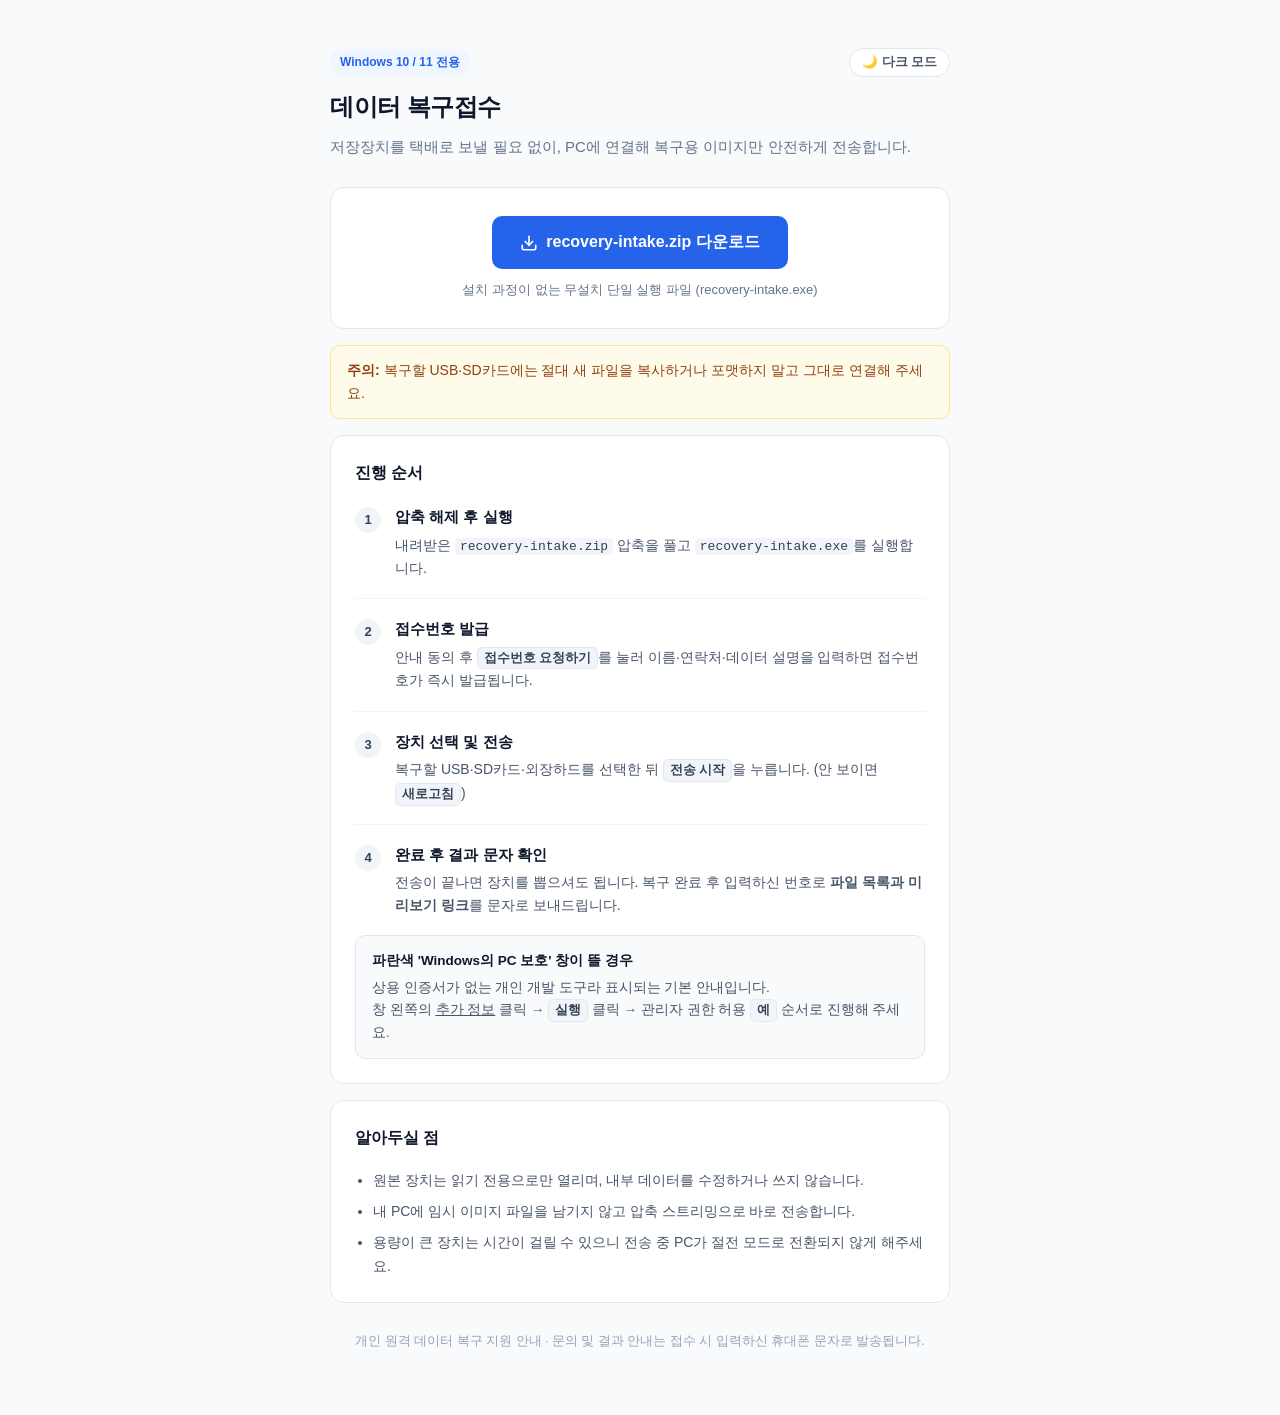
<file: index.html>
<!DOCTYPE html>
<html lang="ko">
<head>
  <meta charset="UTF-8">
  <meta name="viewport" content="width=device-width, initial-scale=1.0">
  <title>데이터 복구 접수</title>
  <link rel="stylesheet" href="style.css?v=2">
  <script src="app.js?v=2" defer></script>
</head>
<body>
  <div class="container">
    <header class="header">
      <div class="header-top">
        <span class="badge">Windows 10 / 11 전용</span>
        <button id="theme-toggle" class="theme-btn" type="button" aria-label="테마 변경">🌙 다크 모드</button>
      </div>
      <h1>데이터 복구접수</h1>
      <p class="subtitle">저장장치를 택배로 보낼 필요 없이, PC에 연결해 복구용 이미지만 안전하게 전송합니다.</p>
    </header>

    <section class="card dl-card">
      <a id="download-link" class="dl-btn" href="#">
        <svg width="18" height="18" viewBox="0 0 24 24" fill="none" stroke="currentColor" stroke-width="2.2" stroke-linecap="round" stroke-linejoin="round">
          <path d="M21 15v4a2 2 0 0 1-2 2H5a2 2 0 0 1-2-2v-4"/>
          <polyline points="7 10 12 15 17 10"/>
          <line x1="12" y1="15" x2="12" y2="3"/>
        </svg>
        recovery-intake.zip 다운로드
      </a>
      <div class="dl-meta">설치 과정이 없는 무설치 단일 실행 파일 (recovery-intake.exe)</div>
    </section>

    <div class="notice">
      <strong>주의:</strong> 복구할 USB·SD카드에는 절대 새 파일을 복사하거나 포맷하지 말고 그대로 연결해 주세요.
    </div>

    <section class="card">
      <h2>진행 순서</h2>
      <ol class="step-list">
        <li class="step-item">
          <span class="step-num">1</span>
          <div class="step-body">
            <div class="step-title">압축 해제 후 실행</div>
            <p class="step-desc">내려받은 <code>recovery-intake.zip</code> 압축을 풀고 <code>recovery-intake.exe</code>를 실행합니다.</p>
          </div>
        </li>
        <li class="step-item">
          <span class="step-num">2</span>
          <div class="step-body">
            <div class="step-title">접수번호 발급</div>
            <p class="step-desc">안내 동의 후 <span class="key">접수번호 요청하기</span>를 눌러 이름·연락처·데이터 설명을 입력하면 접수번호가 즉시 발급됩니다.</p>
          </div>
        </li>
        <li class="step-item">
          <span class="step-num">3</span>
          <div class="step-body">
            <div class="step-title">장치 선택 및 전송</div>
            <p class="step-desc">복구할 USB·SD카드·외장하드를 선택한 뒤 <span class="key">전송 시작</span>을 누릅니다. (안 보이면 <span class="key">새로고침</span>)</p>
          </div>
        </li>
        <li class="step-item">
          <span class="step-num">4</span>
          <div class="step-body">
            <div class="step-title">완료 후 결과 문자 확인</div>
            <p class="step-desc">전송이 끝나면 장치를 뽑으셔도 됩니다. 복구 완료 후 입력하신 번호로 <strong>파일 목록과 미리보기 링크</strong>를 문자로 보내드립니다.</p>
          </div>
        </li>
      </ol>

      <div class="help-box">
        <strong>파란색 'Windows의 PC 보호' 창이 뜰 경우</strong>
        상용 인증서가 없는 개인 개발 도구라 표시되는 기본 안내입니다.<br>
        창 왼쪽의 <u>추가 정보</u> 클릭 → <span class="key">실행</span> 클릭 → 관리자 권한 허용 <span class="key">예</span> 순서로 진행해 주세요.
      </div>
    </section>

    <section class="card">
      <h2>알아두실 점</h2>
      <ul class="info-list">
        <li>원본 장치는 읽기 전용으로만 열리며, 내부 데이터를 수정하거나 쓰지 않습니다.</li>
        <li>내 PC에 임시 이미지 파일을 남기지 않고 압축 스트리밍으로 바로 전송합니다.</li>
        <li>용량이 큰 장치는 시간이 걸릴 수 있으니 전송 중 PC가 절전 모드로 전환되지 않게 해주세요.</li>
      </ul>
    </section>

    <footer class="footer">
      개인 원격 데이터 복구 지원 안내 · 문의 및 결과 안내는 접수 시 입력하신 휴대폰 문자로 발송됩니다.
    </footer>
  </div>
</body>
</html>
</file>
<file: style.css>
:root {
  --bg: #f8fafc;
  --card-bg: #ffffff;
  --border: #e2e8f0;
  --divider: #f1f5f9;
  --text-primary: #0f172a;
  --text-body: #1e293b;
  --text-secondary: #475569;
  --text-muted: #64748b;
  --text-footer: #94a3b8;
  --accent: #2563eb;
  --accent-hover: #1d4ed8;
  --badge-bg: #eff6ff;
  --badge-text: #2563eb;
  --chip-bg: #f1f5f9;
  --chip-text: #334155;
  --help-bg: #f8fafc;
  --notice-bg: #fffbeb;
  --notice-border: #fde68a;
  --notice-text: #92400e;
}

[data-theme="dark"] {
  --bg: #0f172a;
  --card-bg: #1e293b;
  --border: #334155;
  --divider: #293548;
  --text-primary: #f8fafc;
  --text-body: #e2e8f0;
  --text-secondary: #cbd5e1;
  --text-muted: #94a3b8;
  --text-footer: #64748b;
  --accent: #3b82f6;
  --accent-hover: #2563eb;
  --badge-bg: rgba(59, 130, 246, 0.16);
  --badge-text: #60a5fa;
  --chip-bg: #334155;
  --chip-text: #e2e8f0;
  --help-bg: #162032;
  --notice-bg: rgba(245, 158, 11, 0.12);
  --notice-border: rgba(245, 158, 11, 0.35);
  --notice-text: #fcd34d;
}

* {
  box-sizing: border-box;
}
body {
  margin: 0;
  padding: 48px 16px 64px;
  background-color: var(--bg);
  color: var(--text-body);
  font-family: -apple-system, BlinkMacSystemFont, "Pretendard", "Malgun Gothic", "맑은 고딕", sans-serif;
  font-size: 15px;
  line-height: 1.65;
  -webkit-font-smoothing: antialiased;
  transition: background-color 0.2s ease, color 0.2s ease;
}
.container {
  max-width: 620px;
  margin: 0 auto;
}

/* 상단 타이틀 및 테마 버튼 */
.header {
  margin-bottom: 28px;
}
.header-top {
  display: flex;
  align-items: center;
  justify-content: space-between;
  gap: 12px;
  margin-bottom: 10px;
}
.badge {
  display: inline-block;
  font-size: 12px;
  font-weight: 600;
  color: var(--badge-text);
  background-color: var(--badge-bg);
  padding: 4px 10px;
  border-radius: 999px;
}
.theme-btn {
  appearance: none;
  background-color: var(--card-bg);
  color: var(--text-secondary);
  border: 1px solid var(--border);
  border-radius: 999px;
  padding: 5px 12px;
  font-family: inherit;
  font-size: 12.5px;
  font-weight: 600;
  cursor: pointer;
  transition: background-color 0.15s ease, border-color 0.15s ease, color 0.15s ease;
}
.theme-btn:hover {
  border-color: var(--accent);
  color: var(--text-primary);
}
h1 {
  margin: 0 0 8px;
  font-size: 24px;
  font-weight: 700;
  letter-spacing: -0.02em;
  color: var(--text-primary);
}
.subtitle {
  margin: 0;
  font-size: 15px;
  color: var(--text-muted);
}

/* 공통 카드 */
.card {
  background-color: var(--card-bg);
  border: 1px solid var(--border);
  border-radius: 14px;
  padding: 24px;
  margin-bottom: 16px;
  transition: background-color 0.2s ease, border-color 0.2s ease;
}

/* 다운로드 영역 */
.dl-card {
  text-align: center;
  padding: 28px 24px;
}
.dl-btn {
  display: inline-flex;
  align-items: center;
  justify-content: center;
  gap: 8px;
  background-color: var(--accent);
  color: #ffffff;
  text-decoration: none;
  font-size: 16px;
  font-weight: 600;
  padding: 13px 28px;
  border-radius: 10px;
  transition: background-color 0.15s ease;
}
.dl-btn:hover {
  background-color: var(--accent-hover);
}
.dl-meta {
  margin-top: 10px;
  font-size: 13px;
  color: var(--text-muted);
}

/* 주의사항 배너 */
.notice {
  background-color: var(--notice-bg);
  border: 1px solid var(--notice-border);
  color: var(--notice-text);
  border-radius: 10px;
  padding: 13px 16px;
  font-size: 14px;
  margin-bottom: 16px;
}
.notice strong {
  font-weight: 700;
}

/* 섹션 제목 */
h2 {
  margin: 0 0 18px;
  font-size: 16px;
  font-weight: 700;
  color: var(--text-primary);
}

/* 단계 리스트 */
.step-list {
  list-style: none;
  margin: 0;
  padding: 0;
}
.step-item {
  display: flex;
  gap: 14px;
  padding-bottom: 18px;
  margin-bottom: 18px;
  border-bottom: 1px solid var(--divider);
}
.step-item:last-child {
  padding-bottom: 0;
  margin-bottom: 0;
  border-bottom: none;
}
.step-num {
  flex-shrink: 0;
  width: 26px;
  height: 26px;
  border-radius: 50%;
  background-color: var(--chip-bg);
  color: var(--chip-text);
  font-size: 13px;
  font-weight: 700;
  display: flex;
  align-items: center;
  justify-content: center;
  margin-top: 2px;
}
.step-body {
  flex: 1;
}
.step-title {
  font-weight: 600;
  color: var(--text-primary);
  margin-bottom: 4px;
}
.step-desc {
  margin: 0;
  font-size: 14px;
  color: var(--text-secondary);
}
code {
  font-family: ui-monospace, SFMono-Regular, Menlo, Consolas, monospace;
  font-size: 13px;
  background-color: var(--chip-bg);
  color: var(--chip-text);
  padding: 1px 5px;
  border-radius: 4px;
}
.key {
  display: inline-block;
  background-color: var(--chip-bg);
  border: 1px solid var(--border);
  border-radius: 5px;
  padding: 0 6px;
  font-size: 12.5px;
  font-weight: 600;
  color: var(--chip-text);
}

/* SmartScreen 안내 */
.help-box {
  background-color: var(--help-bg);
  border: 1px solid var(--border);
  border-radius: 10px;
  padding: 14px 16px;
  margin-top: 18px;
  font-size: 13.5px;
  color: var(--text-secondary);
}
.help-box strong {
  display: block;
  color: var(--text-primary);
  margin-bottom: 4px;
}

/* 참고 사항 */
.info-list {
  margin: 0;
  padding-left: 18px;
  font-size: 14px;
  color: var(--text-secondary);
}
.info-list li {
  margin-bottom: 8px;
}
.info-list li:last-child {
  margin-bottom: 0;
}

.footer {
  text-align: center;
  margin-top: 28px;
  font-size: 12.5px;
  color: var(--text-footer);
}
</file>
